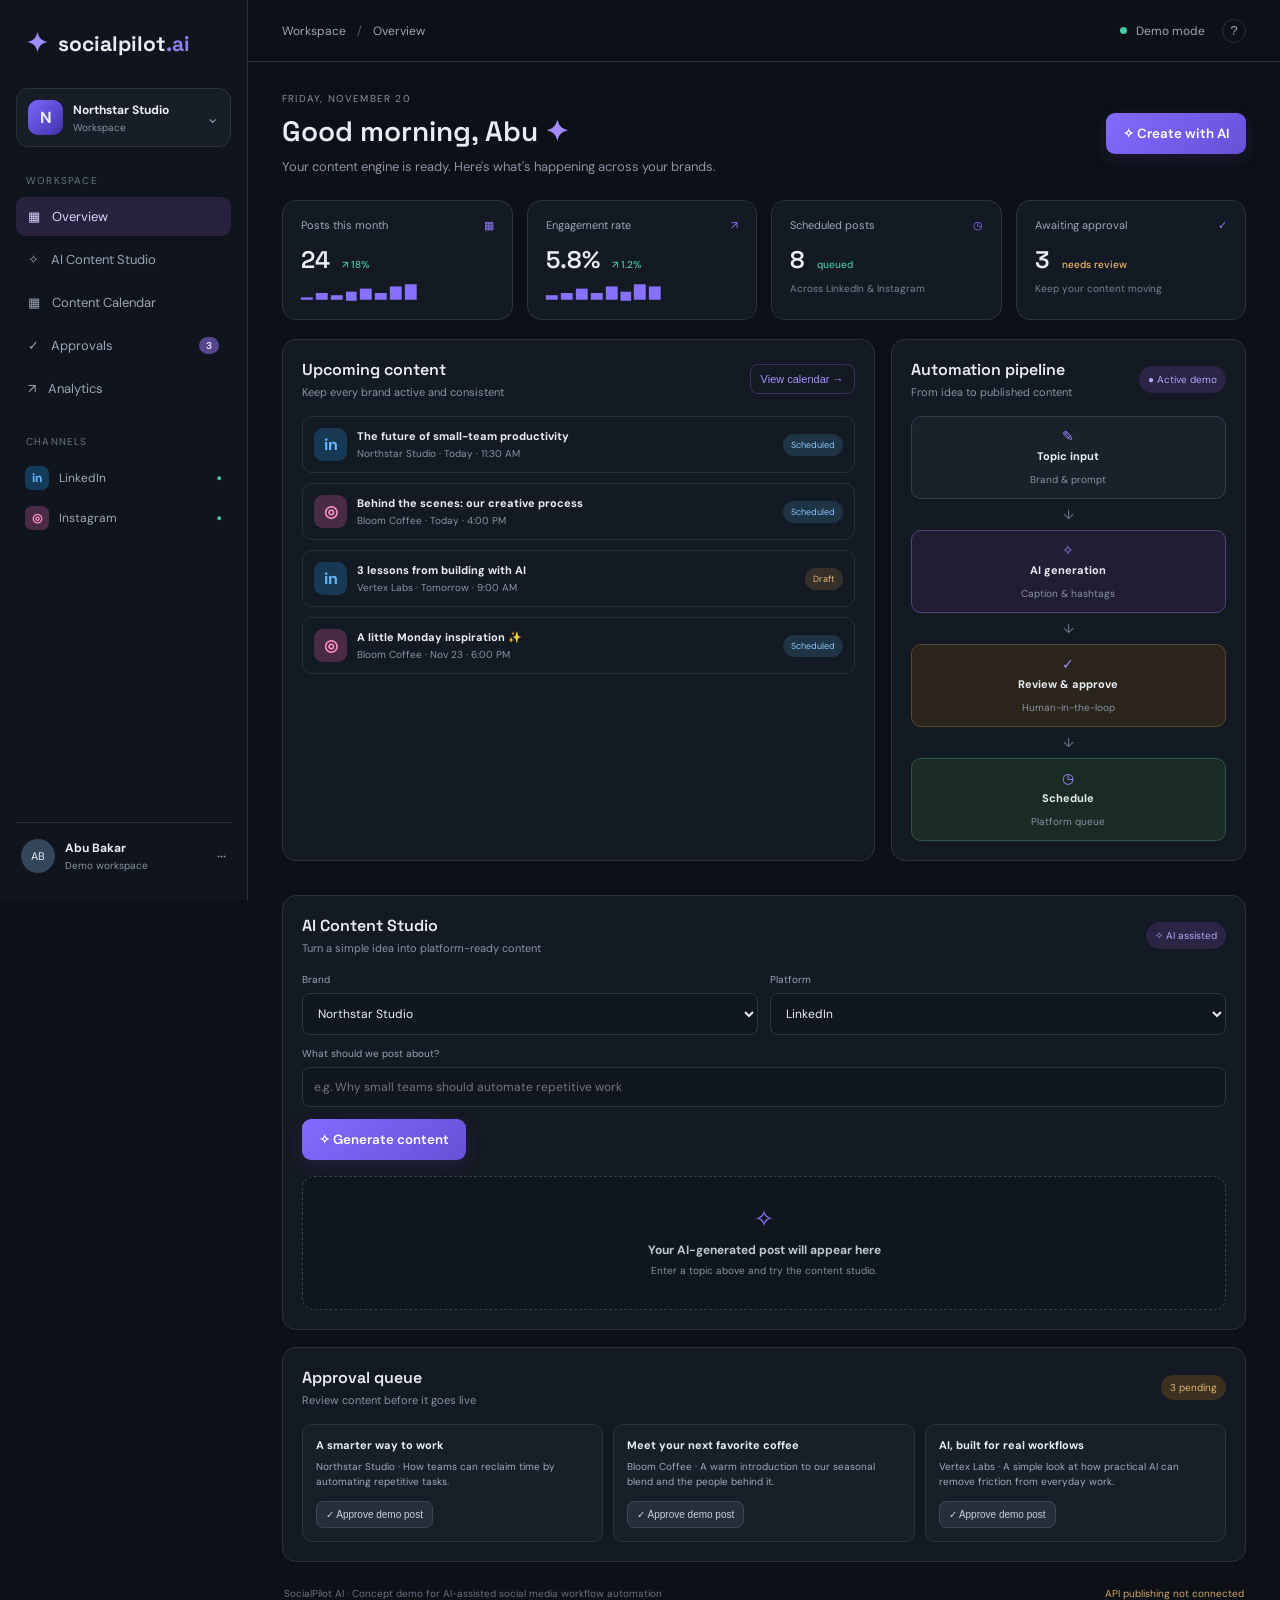
<file: index.html>
<!doctype html>
<html lang="en">
<head>
  <meta charset="UTF-8" />
  <meta name="viewport" content="width=device-width, initial-scale=1.0" />
  <title>SocialPilot AI — Content Operations</title>
  <link rel="stylesheet" href="styles.css" />
</head>
<body>
  <aside class="sidebar">
    <div class="brand"><span class="brand-mark">✦</span><span>socialpilot<span class="muted">.ai</span></span></div>
    <div class="workspace"><div class="workspace-icon">N</div><div><strong>Northstar Studio</strong><small>Workspace</small></div><span class="chevron">⌄</span></div>
    <p class="nav-label">WORKSPACE</p>
    <nav>
      <a class="active" href="#overview">▦ <span>Overview</span></a>
      <a href="#generator">✧ <span>AI Content Studio</span></a>
      <a href="#calendar">▦ <span>Content Calendar</span></a>
      <a href="#approvals">✓ <span>Approvals</span><b class="nav-count" id="pendingNav">3</b></a>
      <a href="#analytics">↗ <span>Analytics</span></a>
    </nav>
    <p class="nav-label">CHANNELS</p>
    <div class="channel"><span class="channel-icon linkedin">in</span> LinkedIn <span class="connected">●</span></div>
    <div class="channel"><span class="channel-icon instagram">◎</span> Instagram <span class="connected">●</span></div>
    <div class="sidebar-bottom"><div class="avatar">AB</div><div><strong>Abu Bakar</strong><small>Demo workspace</small></div><span class="chevron">···</span></div>
  </aside>

  <main>
    <header class="topbar"><div class="breadcrumb">Workspace <span>/</span> Overview</div><div class="top-actions"><span class="live-dot"></span> Demo mode <button class="help">?</button></div></header>
    <section class="page" id="overview">
      <div class="welcome"><div><p class="eyebrow">FRIDAY, NOVEMBER 20</p><h1>Good morning, Abu <span>✦</span></h1><p class="sub">Your content engine is ready. Here's what's happening across your brands.</p></div><button class="primary" onclick="document.querySelector('#generator').scrollIntoView({behavior:'smooth'})">✧ Create with AI</button></div>
      <div class="metrics" id="analytics">
        <article class="metric"><div class="metric-head">Posts this month <span>▦</span></div><strong>24 <small class="trend">↗ 18%</small></strong><div class="spark">▁▃▂▄▅▃▆▇</div></article>
        <article class="metric"><div class="metric-head">Engagement rate <span>↗</span></div><strong>5.8% <small class="trend">↗ 1.2%</small></strong><div class="spark">▂▃▅▃▆▄▇▆</div></article>
        <article class="metric"><div class="metric-head">Scheduled posts <span>◷</span></div><strong id="scheduledMetric">8 <small class="trend">queued</small></strong><div class="mini-note">Across LinkedIn & Instagram</div></article>
        <article class="metric"><div class="metric-head">Awaiting approval <span>✓</span></div><strong id="pendingMetric">3 <small class="warning">needs review</small></strong><div class="mini-note">Keep your content moving</div></article>
      </div>
      <div class="content-grid">
        <section class="panel" id="calendar"><div class="panel-head"><div><h2>Upcoming content</h2><p>Keep every brand active and consistent</p></div><button class="ghost" onclick="showToast('Calendar view is part of this demo.')">View calendar →</button></div><div class="post-list" id="postList"></div></section>
        <section class="panel workflow"><div class="panel-head"><div><h2>Automation pipeline</h2><p>From idea to published content</p></div><span class="badge">● Active demo</span></div><div class="flow"><div class="flow-step"><span>✎</span><strong>Topic input</strong><small>Brand & prompt</small></div><div class="flow-line">↓</div><div class="flow-step ai"><span>✧</span><strong>AI generation</strong><small>Caption & hashtags</small></div><div class="flow-line">↓</div><div class="flow-step review"><span>✓</span><strong>Review & approve</strong><small>Human-in-the-loop</small></div><div class="flow-line">↓</div><div class="flow-step publish"><span>◷</span><strong>Schedule</strong><small>Platform queue</small></div></div></section>
      </div>
      <section class="panel generator" id="generator"><div class="panel-head"><div><h2>AI Content Studio</h2><p>Turn a simple idea into platform-ready content</p></div><span class="ai-pill">✧ AI assisted</span></div>
        <div class="gen-form"><label>Brand<select id="brand"><option>Northstar Studio</option><option>Bloom Coffee</option><option>Vertex Labs</option></select></label><label>Platform<select id="platform"><option>LinkedIn</option><option>Instagram</option></select></label><label class="topic-label">What should we post about?<input id="topic" placeholder="e.g. Why small teams should automate repetitive work" /></label><button class="primary generate" id="generate">✧ Generate content</button></div>
        <div class="output" id="output"><div class="output-placeholder"><div class="placeholder-icon">✧</div><strong>Your AI-generated post will appear here</strong><p>Enter a topic above and try the content studio.</p></div></div>
      </section>
      <section class="panel approvals" id="approvals"><div class="panel-head"><div><h2>Approval queue</h2><p>Review content before it goes live</p></div><span class="badge amber">3 pending</span></div><div class="approval-cards" id="approvalCards"></div></section>
      <footer>SocialPilot AI · Concept demo for AI-assisted social media workflow automation <span>API publishing not connected</span></footer>
    </section>
  </main>
  <div class="toast" id="toast"></div>
  <script src="app.js"></script>
</body>
</html>
</file>
<file: styles.css>
@import url('https://fonts.googleapis.com/css2?family=DM+Sans:wght@400;500;600;700&family=Space+Grotesk:wght@500;600;700&display=swap');
:root{--bg:#0d1017;--panel:#141a23;--panel2:#19212c;--line:#283341;--text:#e9eef5;--muted:#8793a4;--accent:#8b72ff;--green:#48c9a0;--amber:#f4ba65}*{box-sizing:border-box}body{margin:0;background:var(--bg);color:var(--text);font-family:'DM Sans',sans-serif;display:flex;min-height:100vh}.sidebar{width:248px;position:fixed;inset:0 auto 0 0;border-right:1px solid var(--line);padding:24px 16px;background:#10151d;display:flex;flex-direction:column}.brand{display:flex;align-items:center;gap:10px;font:700 21px 'Space Grotesk';margin:2px 10px 28px}.brand-mark{color:#a38cff;font-size:26px}.muted{color:#8d80f5}.workspace{display:flex;align-items:center;gap:10px;padding:11px;border:1px solid var(--line);border-radius:12px;background:#171e28;margin-bottom:27px}.workspace-icon{width:35px;height:35px;border-radius:10px;background:linear-gradient(135deg,#7c68ff,#4230a8);display:grid;place-items:center;font-weight:bold}.workspace strong,.sidebar-bottom strong{display:block;font-size:12px}.workspace small,.sidebar-bottom small{display:block;font-size:10px;color:var(--muted);margin-top:3px}.chevron{margin-left:auto;color:var(--muted)}.nav-label{font-size:10px;letter-spacing:1.2px;color:#667383;margin:0 10px 10px}.sidebar nav{display:grid;gap:4px;margin-bottom:27px}.sidebar nav a{color:#98a4b5;text-decoration:none;padding:11px 12px;border-radius:9px;display:flex;gap:12px;align-items:center;font-size:13px}.sidebar nav a.active{color:#dcd4ff;background:#28223f}.nav-count{margin-left:auto;background:#56468c;color:#ddd5ff;border-radius:10px;padding:2px 7px;font-size:10px}.channel{display:flex;align-items:center;gap:10px;color:#9ba7b7;font-size:12px;margin:8px 9px}.channel-icon{width:24px;height:24px;border-radius:7px;display:grid;place-items:center;font-weight:bold}.linkedin{background:#143c5a;color:#65b7ff}.instagram{background:#492b47;color:#ff91c8}.connected{margin-left:auto;color:#45c89d;font-size:9px}.sidebar-bottom{margin-top:auto;border-top:1px solid var(--line);padding:16px 5px 3px;display:flex;align-items:center;gap:10px}.avatar{background:#33465a;width:34px;height:34px;border-radius:50%;display:grid;place-items:center;font-size:11px}main{margin-left:248px;width:calc(100% - 248px)}.topbar{height:62px;border-bottom:1px solid var(--line);display:flex;align-items:center;justify-content:space-between;padding:0 34px;color:#9aa6b6;font-size:12px}.breadcrumb span{padding:0 8px;color:#566171}.top-actions{display:flex;align-items:center;gap:9px}.live-dot{width:7px;height:7px;background:var(--green);border-radius:50%}.help{border:1px solid var(--line);background:transparent;color:#9aa6b6;border-radius:50%;width:24px;height:24px;margin-left:8px}.page{max-width:1200px;margin:0 auto;padding:30px 34px 50px}.welcome{display:flex;align-items:center;justify-content:space-between;margin-bottom:25px}.eyebrow{color:#858fa0;font-size:10px;letter-spacing:1.2px;margin:0 0 8px}.welcome h1{font:600 28px 'Space Grotesk';margin:0}.welcome h1 span{color:#a48bff}.sub{color:var(--muted);font-size:13px;margin:9px 0 0}.primary{border:0;border-radius:9px;background:linear-gradient(135deg,#826bff,#6950d7);color:white;font-weight:600;padding:12px 17px;cursor:pointer;font-family:inherit;box-shadow:0 5px 16px #5c43b533}.primary:hover{filter:brightness(1.1)}.metrics{display:grid;grid-template-columns:repeat(4,1fr);gap:14px;margin-bottom:19px}.metric,.panel{background:var(--panel);border:1px solid var(--line);border-radius:14px}.metric{padding:17px 18px;min-height:120px}.metric-head{display:flex;justify-content:space-between;color:#9ba7b7;font-size:11px}.metric-head span{color:#8d7bff}.metric strong{font:600 24px 'Space Grotesk';display:block;margin-top:12px}.metric strong small{font:500 10px 'DM Sans';margin-left:6px}.trend{color:var(--green)}.warning{color:var(--amber)}.spark{color:#8871ff;letter-spacing:3px;margin-top:6px;font-size:15px}.mini-note{font-size:10px;color:#778394;margin-top:7px}.content-grid{display:grid;grid-template-columns:1.25fr .75fr;gap:16px;margin-bottom:17px}.panel{padding:19px;margin-bottom:17px}.panel-head{display:flex;align-items:center;justify-content:space-between;margin-bottom:17px}.panel h2{font:600 16px 'Space Grotesk';margin:0}.panel-head p{font-size:11px;color:var(--muted);margin:5px 0 0}.ghost{background:transparent;color:#a694ff;border:1px solid #3a315c;border-radius:8px;padding:8px 10px;font-size:11px;cursor:pointer}.post-list{display:grid;gap:10px}.post{display:flex;align-items:center;gap:10px;border:1px solid #25303b;border-radius:10px;padding:11px}.post-logo{width:33px;height:33px;border-radius:9px;display:grid;place-items:center;font-weight:bold;flex-shrink:0}.post-logo.in{background:#183954;color:#65b7ff}.post-logo.ig{background:#492b47;color:#ff91c8}.post-info{min-width:0;flex:1}.post-info strong{font-size:11px;display:block}.post-info small{color:var(--muted);font-size:10px;display:block;margin-top:4px}.status{font-size:9px;border-radius:20px;padding:5px 8px;white-space:nowrap}.status.scheduled{background:#1e3344;color:#8bc8ff}.status.draft{background:#37302a;color:#e3b980}.status.pending{background:#352d50;color:#c5b5ff}.workflow .badge,.ai-pill{font-size:10px;padding:7px 9px;border-radius:20px;background:#2b2445;color:#b7a6ff}.flow{display:grid;justify-items:center;gap:7px}.flow-step{width:100%;border:1px solid #334050;background:#19212b;border-radius:10px;padding:10px;text-align:center}.flow-step span{color:#a48cff;display:block;font-size:14px}.flow-step strong{font-size:11px;display:block;margin:4px 0}.flow-step small{color:var(--muted);font-size:10px}.flow-step.ai{border-color:#51447e;background:#211d34}.flow-step.review{border-color:#5b4930;background:#2a241b}.flow-step.publish{border-color:#2d5949;background:#1a2a24}.flow-line{color:#697687;font-size:13px}.generator .panel-head{margin-bottom:18px}.gen-form{display:grid;grid-template-columns:1fr 1fr;gap:12px}.gen-form label{font-size:10px;color:#98a4b4;display:grid;gap:7px}.gen-form select,.gen-form input{width:100%;border:1px solid #2b3745;background:#101720;color:#e8edf5;border-radius:8px;padding:11px;font:12px 'DM Sans';outline:none}.topic-label{grid-column:1/-1}.generate{grid-column:1/-1;justify-self:start}.output{margin-top:16px;border:1px dashed #344050;border-radius:12px;min-height:130px;padding:14px;background:#10161e}.output-placeholder{display:grid;justify-items:center;text-align:center;padding:12px;color:var(--muted)}.placeholder-icon{font-size:24px;color:#8e79ff;margin-bottom:8px}.output-placeholder strong{font-size:12px;color:#bdc6d2}.output-placeholder p{font-size:10px;margin:6px 0}.generated-card{display:grid;gap:10px}.generated-card h3{font:600 12px 'Space Grotesk';margin:0}.generated-card p{font-size:12px;line-height:1.6;margin:0;color:#d5dce7;white-space:pre-wrap}.generated-card .hashtags{color:#9d8aff;font-size:11px}.generated-actions{display:flex;gap:8px;flex-wrap:wrap}.small-btn{background:#222c38;border:1px solid #344252;color:#bfcad8;border-radius:7px;padding:8px 10px;font-size:10px;cursor:pointer}.small-btn.approve{background:#203a31;border-color:#315d4b;color:#80d9b2}.approval-cards{display:grid;grid-template-columns:repeat(3,1fr);gap:10px}.approval-card{background:#171f29;border:1px solid #2a3542;border-radius:10px;padding:13px}.approval-card h3{font-size:11px;margin:0 0 7px}.approval-card p{font-size:10px;line-height:1.5;color:#9eabbc;min-height:30px;margin:0 0 12px}.approval-card button{background:#252e3a;border:1px solid #3a4654;color:#c4d0dd;border-radius:7px;padding:7px 9px;font-size:10px;cursor:pointer}.badge.amber{background:#3c3021;color:#e4b66f;border-radius:20px;padding:6px 9px;font-size:10px}footer{display:flex;justify-content:space-between;color:#657284;font-size:10px;padding:8px 2px}footer span{color:#d1a663}.toast{position:fixed;bottom:22px;right:25px;background:#252e3a;border:1px solid #3a4859;padding:12px 16px;border-radius:10px;font-size:12px;opacity:0;transform:translateY(10px);transition:.25s;pointer-events:none}.toast.show{opacity:1;transform:translateY(0)}@media(max-width:1050px){.sidebar{width:210px}main{margin-left:210px;width:calc(100% - 210px)}.page{padding:24px}.metrics{grid-template-columns:repeat(2,1fr)}.content-grid{grid-template-columns:1fr}.approval-cards{grid-template-columns:1fr}}@media(max-width:650px){.sidebar{width:64px;padding:16px 8px}.brand{margin:0 0 22px;justify-content:center}.brand>span:last-child,.workspace>div:not(.workspace-icon),.workspace .chevron,.nav-label,.sidebar nav a span,.sidebar nav a b,.channel:not(:has(.channel-icon)),.sidebar-bottom>div:not(.avatar),.sidebar-bottom .chevron{display:none}.workspace{justify-content:center;padding:7px;margin-bottom:20px}.sidebar nav a{justify-content:center;padding:11px}.channel{justify-content:center;margin:10px 0}.sidebar-bottom{justify-content:center}.channel-icon{flex-shrink:0}main{margin-left:64px;width:calc(100% - 64px)}.topbar{padding:0 15px}.page{padding:18px 12px}.welcome{align-items:flex-start;gap:12px;flex-direction:column}.welcome h1{font-size:24px}.metrics{gap:8px}.metric{padding:12px;min-height:110px}.metric strong{font-size:21px}.approval-cards{grid-template-columns:1fr}.panel{padding:14px}.gen-form{grid-template-columns:1fr}.topic-label,.generate{grid-column:1}.post{gap:7px}.status{padding:4px 6px}footer{flex-direction:column;gap:7px}}
</file>
